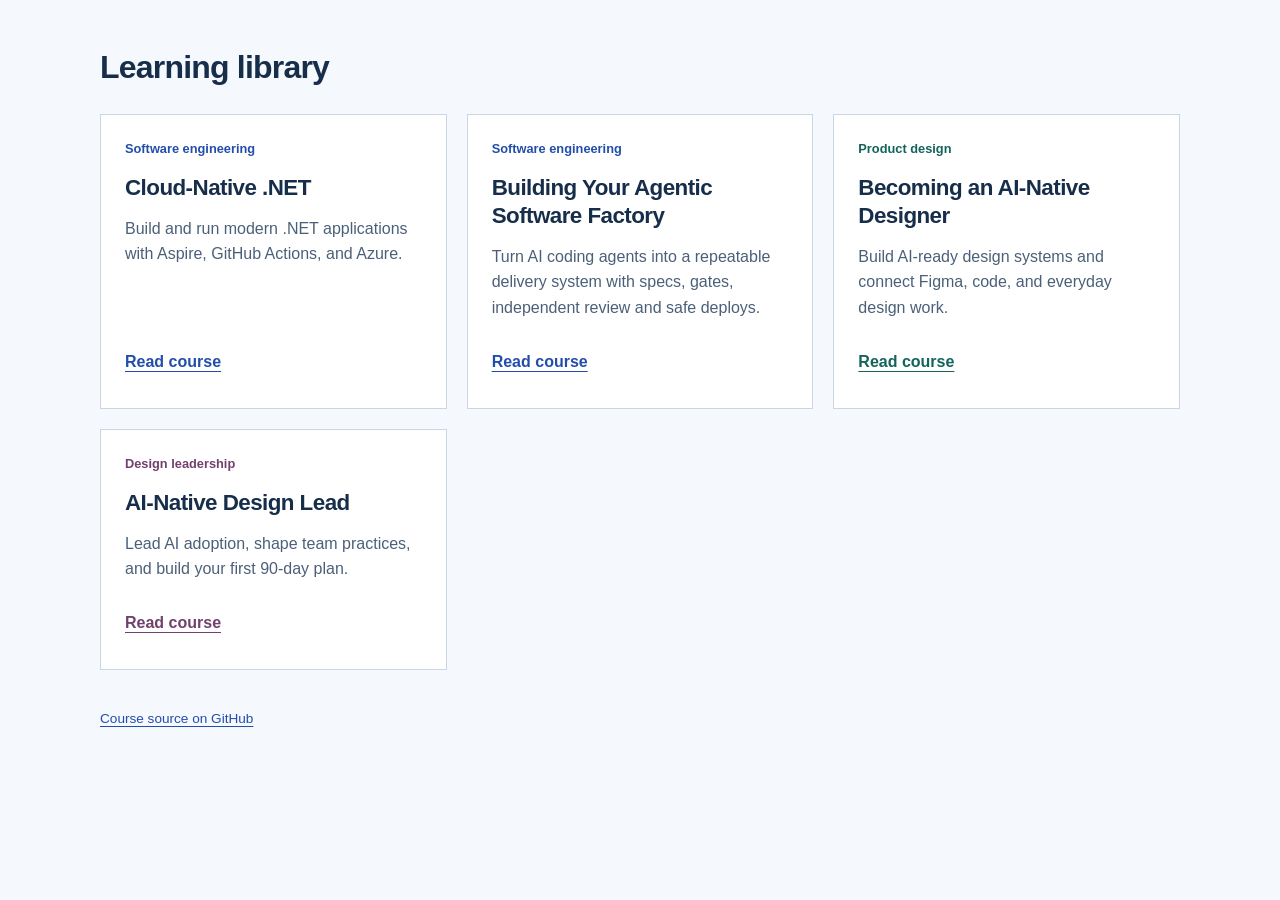
<file: index.html>
<!doctype html>
<html lang="en">
<head>
  <meta charset="utf-8">
  <meta name="viewport" content="width=device-width, initial-scale=1">
  <meta name="description" content="Practical, self-paced courses in cloud-native .NET, agentic software delivery, AI-native design, and design leadership.">
  <title>Learning library</title>
  <link rel="stylesheet" href="assets/library.css">
</head>
<body>
  <a class="skip" href="#courses">Skip to courses</a>
  <main>
    <h1 id="title">Learning library</h1>
    <section id="courses" aria-label="Courses" tabindex="-1">
      <div class="course-grid">
        <article class="course engineering">
          <span class="topic">Software engineering</span>
          <h2>Cloud-Native .NET</h2>
          <p>Build and run modern .NET applications with Aspire, GitHub Actions, and Azure.</p>
          <a href="courses/cloud-native-dotnet/" aria-label="Read Cloud-Native .NET">Read course</a>
        </article>
        <article class="course engineering">
          <span class="topic">Software engineering</span>
          <h2>Building Your Agentic Software Factory</h2>
          <p>Turn AI coding agents into a repeatable delivery system with specs, gates, independent review and safe deploys.</p>
          <a href="courses/agentic-software-factory/" aria-label="Read Building Your Agentic Software Factory">Read course</a>
        </article>
        <article class="course design">
          <span class="topic">Product design</span>
          <h2>Becoming an AI-Native Designer</h2>
          <p>Build AI-ready design systems and connect Figma, code, and everyday design work.</p>
          <a href="courses/becoming-ai-native-designer/" aria-label="Read Becoming an AI-Native Designer">Read course</a>
        </article>
        <article class="course leadership">
          <span class="topic">Design leadership</span>
          <h2>AI-Native Design Lead</h2>
          <p>Lead AI adoption, shape team practices, and build your first 90-day plan.</p>
          <a href="courses/ai-native-design-lead-course/" aria-label="Read AI-Native Design Lead">Read course</a>
        </article>
      </div>
    </section>
  </main>
  <footer>
    <a href="https://github.com/vygantas-meskauskis/learning-library">Course source on GitHub</a>
  </footer>
</body>
</html>
</file>
<file: assets/library.css>
:root {
  color-scheme: light;
  --paper: #f5f8fc;
  --ink: #172e4a;
  --muted: #4b6078;
  --blue: #224eab;
  --teal: #12645c;
  --plum: #71416e;
  --line: #cbd6e5;
}
* { box-sizing: border-box; }
html { scroll-behavior: smooth; }
body { margin: 0; background: var(--paper); color: var(--ink); font: 1rem/1.6 "Segoe UI", "Helvetica Neue", sans-serif; }
a { color: var(--blue); text-underline-offset: .25em; }
a:hover { text-decoration-thickness: 2px; }
a:focus-visible, [tabindex="-1"]:focus-visible { outline: 3px solid var(--blue); outline-offset: 6px; }
.skip { position: absolute; top: -100px; left: 20px; padding: 12px 20px; background: white; z-index: 2; }
.skip:focus { top: 16px; }
main, footer { width: min(1080px, calc(100% - 64px)); margin-inline: auto; }
main { padding-top: 48px; }
h1, h2 { font-family: "Trebuchet MS", "Segoe UI", sans-serif; letter-spacing: -.025em; }
h1 { font-size: 2rem; line-height: 1.2; margin: 0 0 28px; }
.engineering { --course-color: var(--blue); }
.design { --course-color: var(--teal); }
.leadership { --course-color: var(--plum); }
.course-grid { display: grid; grid-template-columns: repeat(3, minmax(0, 1fr)); gap: 20px; }
.course { background: white; border: 1px solid var(--line); padding: 24px; display: flex; flex-direction: column; }
.topic { color: var(--course-color); font-weight: 700; font-size: .8rem; }
h2 { font-size: 1.4rem; line-height: 1.25; margin: 14px 0 0; }
.course p { color: var(--muted); margin: 14px 0 18px; }
.course > a { color: var(--course-color); font-weight: 700; align-self: flex-start; margin-top: auto; padding-block: 10px; }
footer { margin-top: 28px; padding-bottom: 32px; font-size: .85rem; }
footer a { display: inline-block; padding-block: 10px; }
@media (max-width: 800px) {
  .course-grid { grid-template-columns: 1fr; gap: 16px; }
}
@media (max-width: 480px) {
  main, footer { width: calc(100% - 40px); }
  main { padding-top: 32px; }
  h1 { font-size: 1.75rem; margin-bottom: 24px; }
  .course { padding: 20px; }
}
@media (prefers-reduced-motion: reduce) { html { scroll-behavior: auto; } }
</file>
